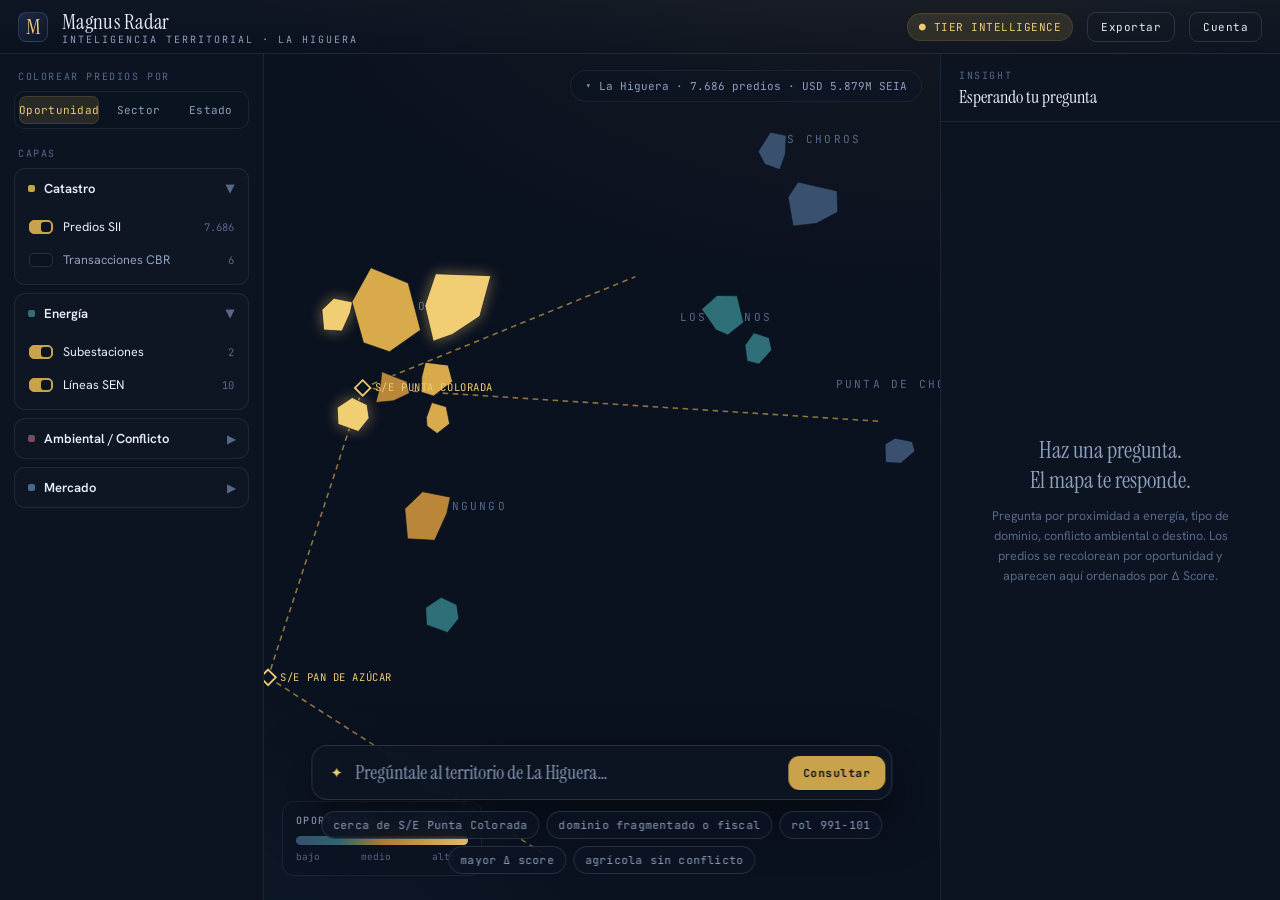
<file: web/v2/index.html>
<!DOCTYPE html>
<html lang="es">
<head>
<meta charset="UTF-8">
<meta name="viewport" content="width=device-width, initial-scale=1.0">
<title>Magnus Radar — UX v2 (mockup · OPSEC-clean)</title>
<link rel="preconnect" href="https://fonts.googleapis.com">
<link rel="preconnect" href="https://fonts.gstatic.com" crossorigin>
<link href="https://fonts.googleapis.com/css2?family=Instrument+Serif:ital@0;1&family=JetBrains+Mono:wght@400;500;700&family=Hanken+Grotesk:wght@400;500;600;700&display=swap" rel="stylesheet">
<style>
:root{
  --bg:#0A111F; --bg2:#0c1422; --panel:#101b2e; --panel2:#14213810; --raised:#15223a;
  --line:rgba(160,185,225,.10); --line2:rgba(160,185,225,.18);
  --ink:#E8EEF8; --dim:#8EA0BD; --faint:#566ерш87; --faint:#56688a;
  --gold:#C9A24B; --gold-br:#ECCB72; --gold-dim:rgba(201,162,75,.16);
  /* escala de oportunidad: frío -> resplandor */
  --o1:#39516f; --o2:#2f6f78; --o3:#b9863a; --o4:#d8aa4c; --o5:#f1ce73;
  --radius:14px;
}
*{box-sizing:border-box;margin:0;padding:0}
html,body{height:100%}
body{
  background:
    radial-gradient(1200px 700px at 72% -10%, rgba(201,162,75,.06), transparent 60%),
    radial-gradient(900px 600px at 10% 110%, rgba(47,111,120,.10), transparent 60%),
    var(--bg);
  color:var(--ink); font-family:"Hanken Grotesk",sans-serif;
  overflow:hidden;
}
.app{display:grid; grid-template-columns:264px 1fr 340px; grid-template-rows:54px 1fr; height:100vh}

/* ---------- topbar ---------- */
.top{grid-column:1/-1; display:flex; align-items:center; gap:14px; padding:0 18px;
  border-bottom:1px solid var(--line); background:linear-gradient(180deg,rgba(255,255,255,.02),transparent)}
.mark{width:30px;height:30px;border-radius:8px;display:grid;place-items:center;
  background:linear-gradient(145deg,#1b2942,#0d1626); border:1px solid var(--line2);
  font-family:"Instrument Serif",serif; font-size:22px; color:var(--gold-br); line-height:1}
.brand{font-family:"Instrument Serif",serif; font-size:21px; letter-spacing:.3px}
.brand small{font-family:"JetBrains Mono",monospace; font-size:10px; letter-spacing:2px;
  color:var(--dim); text-transform:uppercase; display:block; margin-top:-3px}
.top .spacer{flex:1}
.pill{font-family:"JetBrains Mono",monospace; font-size:11px; letter-spacing:.5px;
  padding:6px 11px; border-radius:999px; border:1px solid var(--line2); color:var(--dim)}
.pill.intel{color:var(--gold-br); border-color:var(--gold-dim); background:var(--gold-dim)}
.btn{font-family:"JetBrains Mono",monospace; font-size:11px; letter-spacing:.5px;
  padding:7px 13px; border-radius:9px; border:1px solid var(--line2); background:transparent;
  color:var(--ink); cursor:pointer; transition:.18s}
.btn:hover{border-color:var(--gold); color:var(--gold-br)}

/* ---------- left rail ---------- */
.rail{border-right:1px solid var(--line); padding:16px 14px; overflow-y:auto; background:var(--bg2)}
.rail::-webkit-scrollbar{width:6px} .rail::-webkit-scrollbar-thumb{background:var(--line2);border-radius:3px}
.sec-label{font-family:"JetBrains Mono",monospace; font-size:10px; letter-spacing:1.6px;
  text-transform:uppercase; color:var(--faint); margin:18px 4px 8px}
.sec-label:first-child{margin-top:0}

.color-modes{display:flex; gap:6px; background:#0a1320; border:1px solid var(--line); border-radius:10px; padding:4px}
.cm{flex:1; text-align:center; font-size:11px; padding:7px 0; border-radius:7px; cursor:pointer; color:var(--dim); transition:.16s;
  font-family:"JetBrains Mono",monospace; letter-spacing:.3px}
.cm.on{background:var(--gold-dim); color:var(--gold-br); box-shadow:inset 0 0 0 1px var(--gold-dim)}

.group{border:1px solid var(--line); border-radius:11px; margin-bottom:8px; overflow:hidden; background:rgba(255,255,255,.012)}
.group>summary{list-style:none; cursor:pointer; padding:11px 13px; display:flex; align-items:center; gap:9px;
  font-weight:600; font-size:13px}
.group>summary::-webkit-details-marker{display:none}
.group>summary .chev{margin-left:auto; color:var(--faint); transition:.2s; font-size:11px}
.group[open]>summary .chev{transform:rotate(90deg)}
.group>summary .gd{width:7px;height:7px;border-radius:2px}
.layers{padding:2px 8px 8px}
.layer{display:flex; align-items:center; gap:10px; padding:8px 6px; border-radius:8px; cursor:pointer; transition:.14s}
.layer:hover{background:rgba(255,255,255,.03)}
.layer .sw{width:24px;height:14px;border-radius:5px;border:1px solid var(--line2);position:relative;flex:none;transition:.16s;background:#0a1320}
.layer.on .sw{background:var(--gold);border-color:var(--gold)}
.layer .sw::after{content:"";position:absolute;top:1px;left:1px;width:10px;height:10px;border-radius:3px;background:#0a1320;transition:.16s}
.layer.on .sw::after{left:11px;background:#0a1320}
.layer .nm{font-size:12.5px;color:var(--ink)} .layer:not(.on) .nm{color:var(--dim)}
.layer .ct{margin-left:auto;font-family:"JetBrains Mono",monospace;font-size:10.5px;color:var(--faint)}

/* ---------- map ---------- */
.stage{position:relative; overflow:hidden}
#map{width:100%;height:100%;display:block}
.coast-grad{}
.predio{cursor:pointer; transition:opacity .25s, filter .25s; stroke:#0a1320; stroke-width:.6}
.predio.dim{opacity:.18}
.predio.sel{stroke:var(--gold-br); stroke-width:2; filter:drop-shadow(0 0 7px rgba(236,203,114,.6))}
.predio.glow{filter:drop-shadow(0 0 6px rgba(241,206,115,.45))}
.tx-line{stroke:var(--gold);stroke-width:1.4;stroke-dasharray:5 4;opacity:.7;fill:none}
.node{fill:#0a1320;stroke:var(--gold-br);stroke-width:1.6}
.node-lbl{font-family:"JetBrains Mono",monospace;font-size:9.5px;fill:var(--gold-br);letter-spacing:.5px}
.sector-lbl{font-family:"JetBrains Mono",monospace;font-size:10px;fill:var(--faint);letter-spacing:2px;text-transform:uppercase}

/* hero conversation bar */
.hero{position:absolute; left:50%; transform:translateX(-50%); bottom:26px; width:min(640px,86%); z-index:5}
.ask{display:flex; align-items:center; gap:12px; padding:5px 6px 5px 18px;
  background:rgba(13,21,36,.86); backdrop-filter:blur(14px);
  border:1px solid var(--line2); border-radius:16px; box-shadow:0 18px 50px rgba(0,0,0,.5)}
.ask:focus-within{border-color:var(--gold-dim); box-shadow:0 18px 50px rgba(0,0,0,.5),0 0 0 3px var(--gold-dim)}
.ask .ic{color:var(--gold-br);font-size:15px}
.ask input{flex:1; background:transparent; border:none; outline:none; color:var(--ink);
  font-family:"Instrument Serif",serif; font-size:19px; padding:9px 0}
.ask input::placeholder{color:var(--dim)}
.ask button{font-family:"JetBrains Mono",monospace;font-size:11px;letter-spacing:.5px;
  padding:10px 15px;border:none;border-radius:11px;background:var(--gold);color:#0a1320;font-weight:700;cursor:pointer;transition:.16s}
.ask button:hover{background:var(--gold-br)}
.chips{display:flex;gap:7px;flex-wrap:wrap;justify-content:center;margin-top:11px}
.chip{font-family:"JetBrains Mono",monospace;font-size:11px;letter-spacing:.2px;
  padding:6px 11px;border-radius:999px;border:1px solid var(--line2);background:rgba(13,21,36,.7);
  color:var(--dim);cursor:pointer;transition:.16s;backdrop-filter:blur(8px)}
.chip:hover{border-color:var(--gold);color:var(--gold-br)}

/* legend */
.legend{position:absolute;left:18px;bottom:24px;z-index:4;background:rgba(13,21,36,.8);
  backdrop-filter:blur(10px);border:1px solid var(--line);border-radius:12px;padding:12px 13px;width:200px}
.legend h4{font-family:"JetBrains Mono",monospace;font-size:10px;letter-spacing:1.4px;text-transform:uppercase;color:var(--dim);font-weight:500;margin-bottom:9px}
.lg-bar{height:9px;border-radius:5px;background:linear-gradient(90deg,var(--o1),var(--o2),var(--o3),var(--o4),var(--o5))}
.lg-sc{display:flex;justify-content:space-between;font-family:"JetBrains Mono",monospace;font-size:9.5px;color:var(--faint);margin-top:5px}

.overview{position:absolute;right:18px;top:16px;z-index:4}
.ov-pill{font-family:"JetBrains Mono",monospace;font-size:11px;color:var(--dim);
  background:rgba(13,21,36,.8);backdrop-filter:blur(10px);border:1px solid var(--line);
  border-radius:999px;padding:8px 14px;cursor:pointer;transition:.16s}
.ov-pill:hover{border-color:var(--line2);color:var(--ink)}

/* ---------- insight panel ---------- */
.insight{border-left:1px solid var(--line);background:var(--bg2);display:flex;flex-direction:column;overflow:hidden}
.ins-head{padding:15px 18px 12px;border-bottom:1px solid var(--line)}
.ins-head .k{font-family:"JetBrains Mono",monospace;font-size:10px;letter-spacing:1.6px;text-transform:uppercase;color:var(--faint)}
.ins-head .q{font-family:"Instrument Serif",serif;font-size:18px;margin-top:4px;line-height:1.25;color:var(--ink)}
.ins-body{flex:1;overflow-y:auto;padding:14px}
.ins-body::-webkit-scrollbar{width:6px}.ins-body::-webkit-scrollbar-thumb{background:var(--line2);border-radius:3px}
.empty{height:100%;display:flex;flex-direction:column;align-items:center;justify-content:center;text-align:center;padding:30px 24px;color:var(--faint)}
.empty .big{font-family:"Instrument Serif",serif;font-size:23px;color:var(--dim);line-height:1.3;margin-bottom:10px}
.empty p{font-size:12.5px;line-height:1.6}

.res{border:1px solid var(--line);border-radius:12px;padding:12px 13px;margin-bottom:9px;cursor:pointer;transition:.16s;background:rgba(255,255,255,.012)}
.res:hover{border-color:var(--line2);background:rgba(255,255,255,.03)}
.res.sel{border-color:var(--gold-dim);background:var(--gold-dim)}
.res .r1{display:flex;align-items:center;gap:8px}
.res .rol{font-family:"JetBrains Mono",monospace;font-size:13px;font-weight:700;letter-spacing:.5px}
.res .score{margin-left:auto;font-family:"JetBrains Mono",monospace;font-size:11px;font-weight:700;
  padding:3px 8px;border-radius:7px}
.res .meta{font-size:11.5px;color:var(--dim);margin-top:5px;display:flex;flex-wrap:wrap;gap:4px 10px}
.res .meta b{color:var(--ink);font-weight:600}

.ficha .fr{display:flex;justify-content:space-between;padding:9px 0;border-bottom:1px solid var(--line);font-size:12.5px}
.ficha .fr .l{color:var(--dim)} .ficha .fr .v{font-family:"JetBrains Mono",monospace;color:var(--ink);text-align:right}
.tier{display:inline-flex;align-items:center;gap:5px;font-family:"JetBrains Mono",monospace;font-size:10px;letter-spacing:.5px}
.dot{width:8px;height:8px;border-radius:50%}
.t0{background:var(--gold-br)} .t1{background:transparent;border:1.5px solid var(--gold)} .t2{background:var(--faint)}
.locked{margin-top:14px;border:1px dashed var(--line2);border-radius:12px;padding:13px;text-align:center}
.locked .lk{font-family:"JetBrains Mono",monospace;font-size:10px;letter-spacing:1px;color:var(--gold);text-transform:uppercase}
.locked p{font-size:12px;color:var(--dim);margin:7px 0 10px;line-height:1.5}
.locked .btn{width:100%}
.count{font-family:"JetBrains Mono",monospace;font-size:11px;color:var(--faint);margin-bottom:11px}

@media (max-width:1080px){
  .app{grid-template-columns:1fr;grid-template-rows:54px 1fr}
  .rail,.insight{display:none}
  .hero{bottom:18px;width:92%}
}
</style>
</head>
<body>
<div class="app">

  <!-- TOP -->
  <header class="top">
    <div class="mark">M</div>
    <div class="brand">Magnus Radar<small>Inteligencia Territorial · La Higuera</small></div>
    <div class="spacer"></div>
    <span class="pill intel">● TIER INTELLIGENCE</span>
    <button class="btn">Exportar</button>
    <button class="btn">Cuenta</button>
  </header>

  <!-- LEFT RAIL -->
  <aside class="rail">
    <div class="sec-label">Colorear predios por</div>
    <div class="color-modes" id="modes">
      <div class="cm on" data-m="op">Oportunidad</div>
      <div class="cm" data-m="sector">Sector</div>
      <div class="cm" data-m="estado">Estado</div>
    </div>

    <div class="sec-label">Capas</div>

    <details class="group" open>
      <summary><span class="gd" style="background:var(--gold)"></span> Catastro <span class="chev">▶</span></summary>
      <div class="layers">
        <div class="layer on" data-l="predios"><span class="sw"></span><span class="nm">Predios SII</span><span class="ct">7.686</span></div>
        <div class="layer" data-l="cbr"><span class="sw"></span><span class="nm">Transacciones CBR</span><span class="ct">6</span></div>
      </div>
    </details>

    <details class="group" open>
      <summary><span class="gd" style="background:#2f6f78"></span> Energía <span class="chev">▶</span></summary>
      <div class="layers">
        <div class="layer on" data-l="sub"><span class="sw"></span><span class="nm">Subestaciones</span><span class="ct">2</span></div>
        <div class="layer on" data-l="tx"><span class="sw"></span><span class="nm">Líneas SEN</span><span class="ct">10</span></div>
      </div>
    </details>

    <details class="group">
      <summary><span class="gd" style="background:#7a4a5e"></span> Ambiental / Conflicto <span class="chev">▶</span></summary>
      <div class="layers">
        <div class="layer" data-l="seia"><span class="sw"></span><span class="nm">Proyectos SEIA</span><span class="ct">17</span></div>
        <div class="layer" data-l="dga"><span class="sw"></span><span class="nm">Derechos agua DGA</span><span class="ct">270</span></div>
        <div class="layer" data-l="prot"><span class="sw"></span><span class="nm">Áreas protegidas</span><span class="ct">3</span></div>
        <div class="layer" data-l="dom"><span class="sw"></span><span class="nm">Zona Dominga</span><span class="ct">10km</span></div>
      </div>
    </details>

    <details class="group">
      <summary><span class="gd" style="background:#4a6a8a"></span> Mercado <span class="chev">▶</span></summary>
      <div class="layers">
        <div class="layer" data-l="ofer"><span class="sw"></span><span class="nm">Ofertas inmobiliarias</span><span class="ct">22</span></div>
        <div class="layer" data-l="min"><span class="sw"></span><span class="nm">Concesiones mineras</span><span class="ct">12</span></div>
      </div>
    </details>
  </aside>

  <!-- MAP -->
  <main class="stage">
    <svg id="map" viewBox="0 0 900 760" preserveAspectRatio="xMidYMid slice"></svg>

    <div class="overview"><div class="ov-pill" id="ovPill">▾ La Higuera · 7.686 predios · USD 5.879M SEIA</div></div>

    <div class="legend">
      <h4 id="lgTitle">Oportunidad · Δ Score</h4>
      <div class="lg-bar" id="lgBar"></div>
      <div class="lg-sc" id="lgSc"><span>bajo</span><span>medio</span><span>alto ✦</span></div>
    </div>

    <div class="hero">
      <div class="ask">
        <span class="ic">✦</span>
        <input id="q" placeholder="Pregúntale al territorio de La Higuera…" autocomplete="off">
        <button id="go">Consultar</button>
      </div>
      <div class="chips" id="chips"></div>
    </div>
  </main>

  <!-- INSIGHT -->
  <aside class="insight">
    <div class="ins-head"><div class="k">Insight</div><div class="q" id="insQ">Esperando tu pregunta</div></div>
    <div class="ins-body" id="insBody">
      <div class="empty">
        <div class="big">Haz una pregunta.<br>El mapa te responde.</div>
        <p>Pregunta por proximidad a energía, tipo de dominio, conflicto ambiental o destino. Los predios se recolorean por oportunidad y aparecen aquí ordenados por Δ Score.</p>
      </div>
    </div>
  </aside>
</div>

<script>
/* ---- dataset representativo (NO datos en vivo) ---- */
const SUB={pc:[235,300],pa:[150,560]}; // S/E Punta Colorada / Pan de Azúcar (esquemático)
const SECT={ "Punta Colorada":[250,290],"Los Choros":[640,140],"Los Hornos":[560,300],
  "Chungungo":[330,470],"Punta de Choros":[700,360] };
// dataset sintético (roles 99X-NNN no corresponden a inventario SII real La Higuera)
// preserva distribución por sector · dominio · destino · delta · tier · distancia · conflicto SEIA
// canon OPSEC: cero inline strategy · ningún rol mapeable a la propiedad real
const P=[
 {rol:"991-101",sector:"Punta Colorada",area:1402,dom:"hereditaria",dest:"AGRÍCOLA",dsub:20,tier:"T0",delta:88,seia:false},
 {rol:"991-102",sector:"Punta Colorada",area:540,dom:"hereditaria",dest:"AGRÍCOLA",dsub:21,tier:"T0",delta:79,seia:false},
 {rol:"991-103",sector:"Punta Colorada",area:105,dom:"privado",dest:"ERIAZO",dsub:0.3,tier:"T1",delta:93,seia:false,nota:"colindante a infraestructura energética"},
 {rol:"991-104",sector:"Punta Colorada",area:64,dom:"privado",dest:"ERIAZO",dsub:1.1,tier:"T1",delta:86,seia:false},
 {rol:"991-105",sector:"Punta Colorada",area:117,dom:"fragmentada",dest:"AGRÍCOLA",dsub:1.6,tier:"T2",delta:81,seia:false},
 {rol:"991-106",sector:"Punta Colorada",area:56,dom:"privado",dest:"ERIAZO",dsub:2.4,tier:"T1",delta:74,seia:false},
 {rol:"991-107",sector:"Punta Colorada",area:81,dom:"fragmentada",dest:"ERIAZO",dsub:3.1,tier:"T2",delta:69,seia:false},
 {rol:"991-108",sector:"Punta Colorada",area:10228,dom:"fiscal",dest:"ERIAZO",dsub:0.1,tier:"T2",delta:71,seia:false,nota:"dominio fiscal genérico"},
 {rol:"992-201",sector:"Los Hornos",area:212,dom:"privado",dest:"AGRÍCOLA",dsub:12,tier:"T1",delta:52,seia:false},
 {rol:"992-202",sector:"Los Hornos",area:88,dom:"privado",dest:"HABITACIONAL",dsub:14,tier:"T1",delta:41,seia:false},
 {rol:"993-301",sector:"Los Choros",area:340,dom:"privado",dest:"AGRÍCOLA",dsub:31,tier:"T1",delta:33,seia:true},
 {rol:"993-302",sector:"Los Choros",area:120,dom:"fragmentada",dest:"AGRÍCOLA",dsub:29,tier:"T2",delta:38,seia:true},
 {rol:"994-401",sector:"Chungungo",area:430,dom:"privado",dest:"ERIAZO",dsub:9,tier:"T1",delta:57,seia:false},
 {rol:"994-402",sector:"Chungungo",area:76,dom:"privado",dest:"HABITACIONAL",dsub:8,tier:"T1",delta:44,seia:false},
 {rol:"995-501",sector:"Punta de Choros",area:155,dom:"privado",dest:"AGRÍCOLA",dsub:38,tier:"T1",delta:28,seia:true},
 {rol:"995-502",sector:"Punta de Choros",area:62,dom:"privado",dest:"HABITACIONAL",dsub:40,tier:"T2",delta:24,seia:true},
];
const SECTCOL={"Punta Colorada":"#c98a2b","Los Choros":"#4a6a8a","Los Hornos":"#2f6f78","Chungungo":"#7a4a5e","Punta de Choros":"#4d5b7a"};
function opColor(d){return d>=85?'var(--o5)':d>=70?'var(--o4)':d>=55?'var(--o3)':d>=40?'var(--o2)':'var(--o1)';}
function estColor(p){return p.seia?'#7a4a5e':'#2f6f78';}

const NS="http://www.w3.org/2000/svg";
const map=document.getElementById('map');
let mode='op', layers={predios:1,cbr:0,sub:1,tx:1,seia:0,dga:0,prot:0,dom:0,ofer:0,min:0};
let sel=null, current=P.slice();

function poly(p){ // forma irregular alrededor del centro del sector
  const c=SECT[p.sector]; const seed=parseInt(p.rol.replace('-',''))%97;
  const rnd=(n)=>((Math.sin(seed*12.9+n*78.2)*43758.5)%1+1)%1;
  const r=8+Math.min(26,Math.sqrt(p.area)*0.7);
  const cx=c[0]+(rnd(1)-.5)*150, cy=c[1]+(rnd(2)-.5)*130;
  let pts=[];for(let i=0;i<6;i++){const a=i/6*6.283+rnd(i)*0.6;const rr=r*(.7+rnd(i+3)*.6);pts.push([cx+Math.cos(a)*rr,cy+Math.sin(a)*rr]);}
  p._cx=cx;p._cy=cy;return pts.map(q=>q.join(',')).join(' ');
}
function color(p){return mode==='op'?opColor(p.delta):mode==='sector'?SECTCOL[p.sector]:estColor(p);}

function render(){
  map.innerHTML='';
  // océano (oeste)
  const ocean=document.createElementNS(NS,'rect');ocean.setAttribute('x',0);ocean.setAttribute('y',0);
  ocean.setAttribute('width',95);ocean.setAttribute('height',760);ocean.setAttribute('fill','rgba(47,111,120,.10)');map.appendChild(ocean);
  const coast=document.createElementNS(NS,'path');
  coast.setAttribute('d','M95,0 Q120,180 95,360 Q70,540 100,760');
  coast.setAttribute('fill','none');coast.setAttribute('stroke','rgba(47,111,120,.5)');coast.setAttribute('stroke-width','1.4');map.appendChild(coast);
  // sector labels
  for(const s in SECT){const t=document.createElementNS(NS,'text');t.setAttribute('x',SECT[s][0]-40);t.setAttribute('y',SECT[s][1]-60);t.setAttribute('class','sector-lbl');t.textContent=s;map.appendChild(t);}
  // tx lines
  if(layers.tx){[[SUB.pc,[480,200]],[SUB.pc,SUB.pa],[SUB.pa,[400,720]],[SUB.pc,[700,330]]].forEach(seg=>{
    const l=document.createElementNS(NS,'line');l.setAttribute('x1',seg[0][0]);l.setAttribute('y1',seg[0][1]);l.setAttribute('x2',seg[1][0]);l.setAttribute('y2',seg[1][1]);l.setAttribute('class','tx-line');map.appendChild(l);});}
  // predios
  if(layers.predios) P.forEach(p=>{
    const el=document.createElementNS(NS,'polygon');el.setAttribute('points',poly(p));
    el.setAttribute('fill',color(p));el.setAttribute('class','predio');el.dataset.rol=p.rol;
    if(mode==='op'&&p.delta>=85)el.classList.add('glow');
    if(sel===p.rol)el.classList.add('sel');
    if(current.length<P.length && !current.find(x=>x.rol===p.rol))el.classList.add('dim');
    el.addEventListener('click',()=>selectRol(p.rol));
    map.appendChild(el);
  });
  // subestaciones
  if(layers.sub){[['S/E PUNTA COLORADA',SUB.pc],['S/E PAN DE AZÚCAR',SUB.pa]].forEach(n=>{
    const m=document.createElementNS(NS,'polygon');const x=n[1][0],y=n[1][1];
    m.setAttribute('points',`${x},${y-7} ${x+7},${y} ${x},${y+7} ${x-7},${y}`);m.setAttribute('class','node');map.appendChild(m);
    const t=document.createElementNS(NS,'text');t.setAttribute('x',x+11);t.setAttribute('y',y+3);t.setAttribute('class','node-lbl');t.textContent=n[0];map.appendChild(t);});}
}

/* ---- consulta en lenguaje natural (parser local de demo) ---- */
function ask(qstr){
  const q=qstr.toLowerCase().trim(); if(!q)return;
  let f=P.slice(), title=qstr, intent='Resultados';
  const rolM=q.match(/\b(\d{1,3}-\d{1,3})\b/);
  if(rolM){f=P.filter(p=>p.rol===rolM[1]);}
  else{
    if(/punta colorada|subestaci|s\/e|cerca de energ|conexi/.test(q)){f=f.filter(p=>p.dsub<=10);intent='Proximidad a subestación';}
    if(/<\s*\d|menos de|km/.test(q)){const km=parseFloat((q.match(/(\d+)\s*km/)||[])[1]||10);f=f.filter(p=>p.dsub<=km);}
    if(/hereditar|fragmentad|fiscal|dominio/.test(q)){f=f.filter(p=>/hereditaria|fragmentada|fiscal/.test(p.dom));intent='Dominio no consolidado';}
    if(/agrícol|agricol/.test(q))f=f.filter(p=>p.dest==='AGRÍCOLA');
    if(/eriaz/.test(q))f=f.filter(p=>p.dest==='ERIAZO');
    if(/sin conflicto|sin seia|libre/.test(q))f=f.filter(p=>!p.seia);
    if(/mayor|top|mejor|alto.*delta|delta.*alto|oportunidad/.test(q))intent='Mayor oportunidad';
  }
  f.sort((a,b)=>b.delta-a.delta);
  current=f; sel=f.length?f[0].rol:null;
  render(); renderResults(f,title,intent);
}
function fmt(n){return n.toLocaleString('es-CL');}
function renderResults(f,title,intent){
  document.getElementById('insQ').textContent=title;
  const b=document.getElementById('insBody');
  if(!f.length){b.innerHTML='<div class="empty"><div class="big">Sin coincidencias</div><p>Probá otra formulación o un rol (ej. 991-101).</p></div>';return;}
  let h=`<div class="count">${f.length} predio${f.length>1?'s':''} · ${intent} · ordenados por Δ</div>`;
  f.forEach(p=>{h+=`<div class="res ${sel===p.rol?'sel':''}" data-rol="${p.rol}">
    <div class="r1"><span class="rol">${p.rol}</span>
      <span class="score" style="background:${opColor(p.delta)}22;color:${opColor(p.delta)}">Δ ${p.delta}</span></div>
    <div class="meta"><span><b>${fmt(p.area)}</b> ha</span><span>${p.sector}</span><span>${p.dest}</span>
      <span><b>${p.dsub}</b> km a S/E</span><span>dominio ${p.dom}</span></div></div>`;});
  b.innerHTML=h;
  b.querySelectorAll('.res').forEach(r=>r.addEventListener('click',()=>selectRol(r.dataset.rol,true)));
}
function selectRol(rol,fromList){
  sel=rol; render();
  const p=P.find(x=>x.rol===rol);
  document.getElementById('insQ').textContent='Ficha · rol '+rol;
  const tierTxt={T0:'Confirmado en registro',T1:'Declarado',T2:'Inferido'}[p.tier];
  document.getElementById('insBody').innerHTML=`<div class="ficha">
    ${p.nota?`<div class="count">${p.nota}</div>`:''}
    <div class="fr"><span class="l">Rol SII</span><span class="v">${p.rol}</span></div>
    <div class="fr"><span class="l">Sector</span><span class="v">${p.sector}</span></div>
    <div class="fr"><span class="l">Superficie</span><span class="v">${fmt(p.area)} ha</span></div>
    <div class="fr"><span class="l">Destino SII</span><span class="v">${p.dest}</span></div>
    <div class="fr"><span class="l">Dist. a subestación</span><span class="v">${p.dsub} km</span></div>
    <div class="fr"><span class="l">Conflicto SEIA</span><span class="v">${p.seia?'sí':'no'}</span></div>
    <div class="fr"><span class="l">Δ Score</span><span class="v" style="color:${opColor(p.delta)}">${p.delta} / 100</span></div>
    <div class="fr"><span class="l">Confianza del dato</span><span class="v"><span class="tier"><span class="dot ${p.tier.toLowerCase()}"></span>${p.tier} · ${tierTxt}</span></span></div>
    <div class="fr"><span class="l">Tipo de dominio</span><span class="v">${p.dom}</span></div>
    <div class="locked"><div class="lk">✦ Tier Intelligence</div>
      <p>Avalúo fiscal, propietario y trazabilidad registral disponibles en el tier Intelligence.</p>
      <button class="btn">Ver inteligencia completa</button></div></div>`;
}

/* ---- UI wiring ---- */
const CHIPS=["cerca de S/E Punta Colorada","dominio fragmentado o fiscal","rol 991-101","mayor Δ score","agrícola sin conflicto"];
const chipBox=document.getElementById('chips');
CHIPS.forEach(c=>{const el=document.createElement('span');el.className='chip';el.textContent=c;
  el.onclick=()=>{document.getElementById('q').value=c;ask(c);};chipBox.appendChild(el);});
document.getElementById('go').onclick=()=>ask(document.getElementById('q').value);
document.getElementById('q').addEventListener('keydown',e=>{if(e.key==='Enter')ask(e.target.value);});
document.querySelectorAll('.cm').forEach(cm=>cm.onclick=()=>{
  document.querySelectorAll('.cm').forEach(x=>x.classList.remove('on'));cm.classList.add('on');
  mode=cm.dataset.m;
  document.getElementById('lgTitle').textContent=mode==='op'?'Oportunidad · Δ Score':mode==='sector'?'Sector':'Estado · conflicto';
  document.getElementById('lgBar').style.background=mode==='op'
    ?'linear-gradient(90deg,var(--o1),var(--o2),var(--o3),var(--o4),var(--o5))'
    :mode==='sector'?'linear-gradient(90deg,#c98a2b,#2f6f78,#7a4a5e,#4a6a8a)'
    :'linear-gradient(90deg,#2f6f78,#7a4a5e)';
  document.getElementById('lgSc').style.display=mode==='op'?'flex':'none';
  render();
});
document.querySelectorAll('.layer').forEach(l=>l.onclick=()=>{l.classList.toggle('on');layers[l.dataset.l]=l.classList.contains('on')?1:0;render();});
render();
</script>
</body>
</html>
</file>
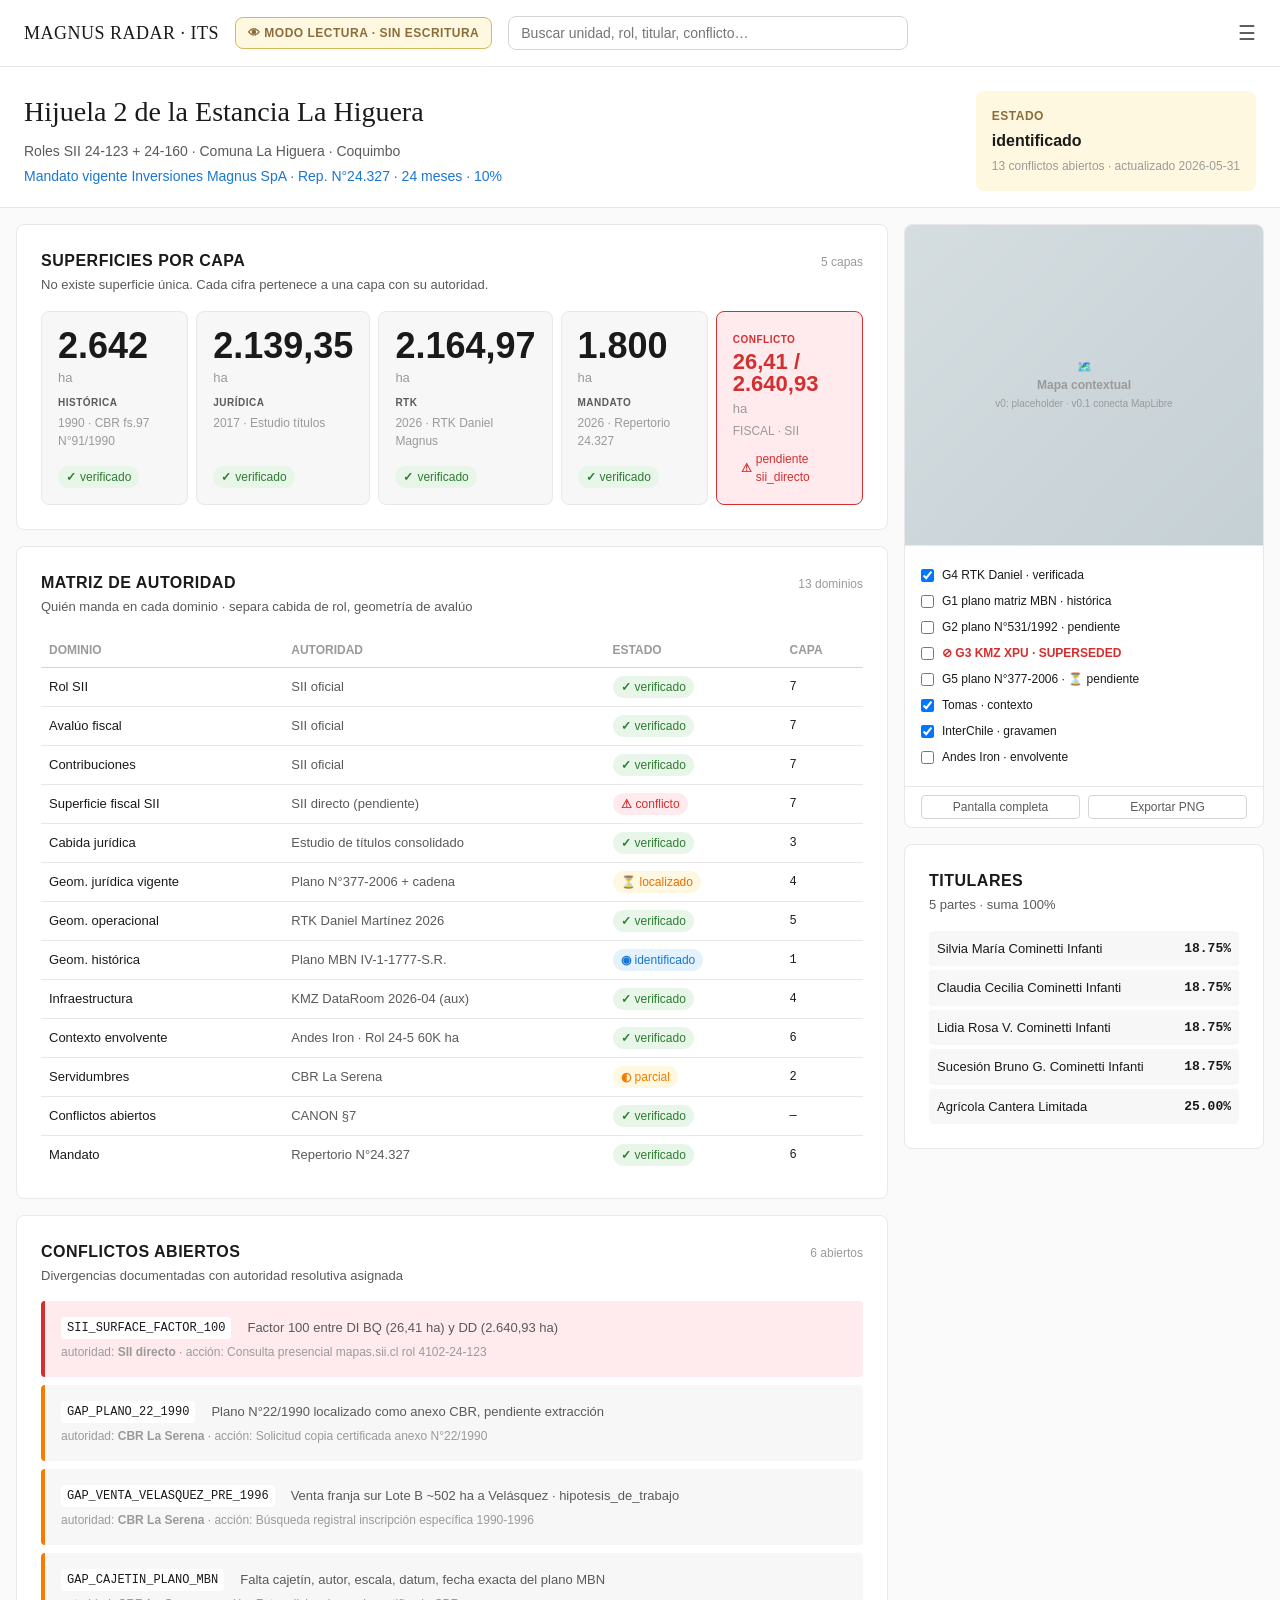
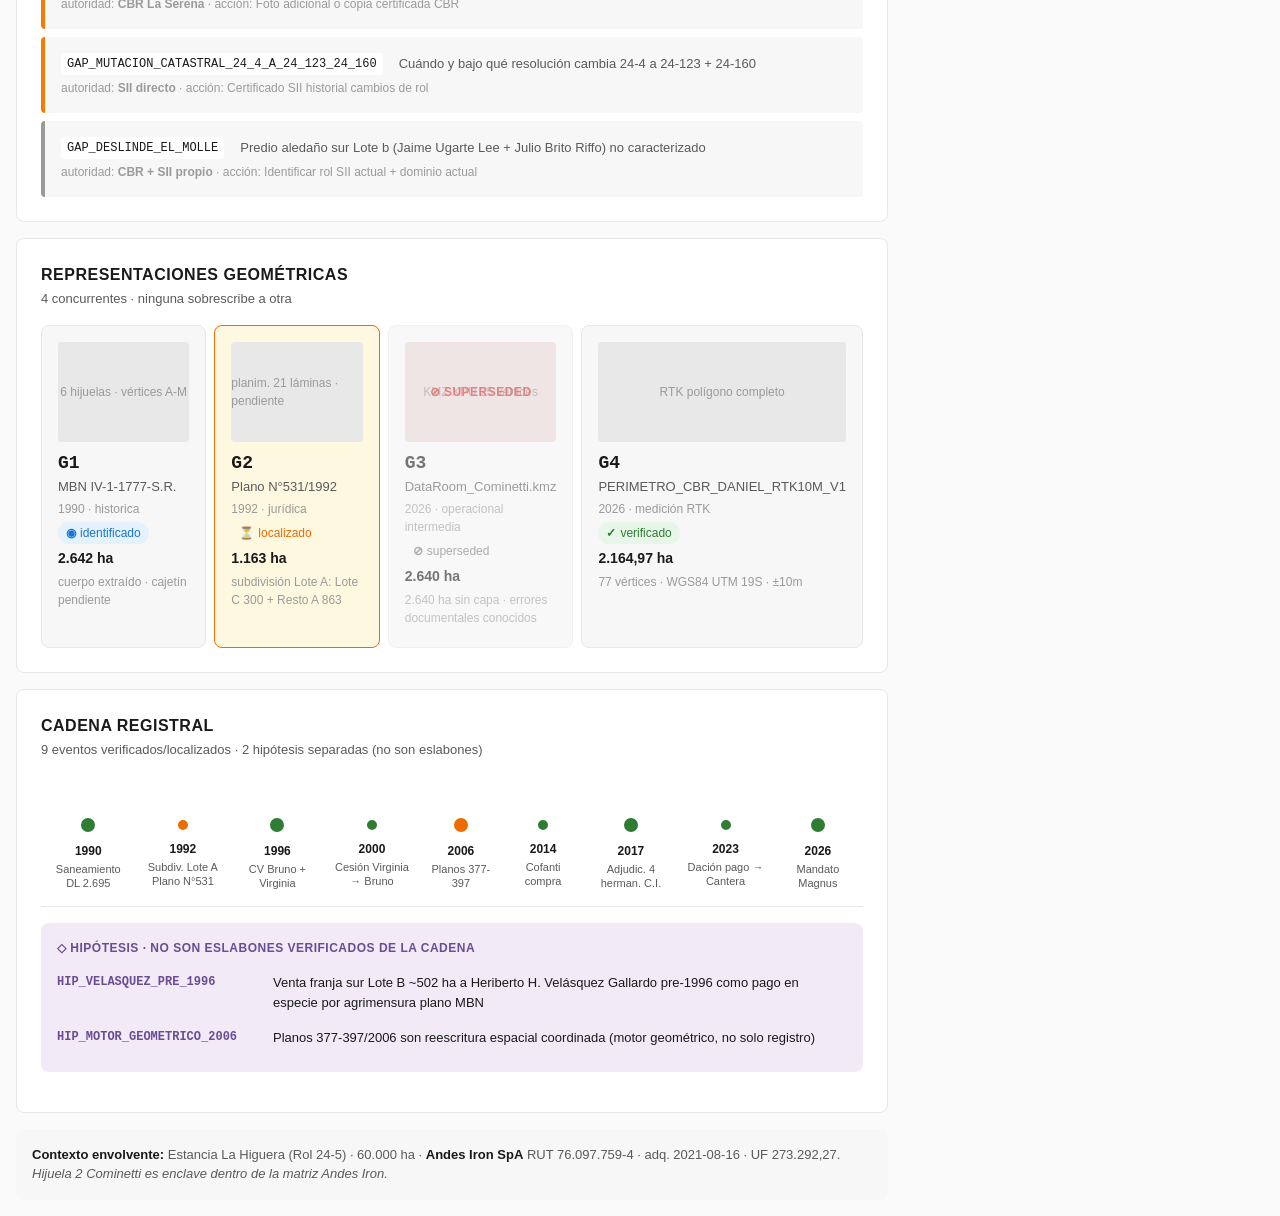
<file: docs/visual_references/its_v0_static/its.html>
<!DOCTYPE html>
<html lang="es">
<head>
  <meta charset="utf-8">
  <meta name="viewport" content="width=device-width, initial-scale=1">
  <title>Magnus Radar · ITS · Hijuela 2 Cominetti</title>
  <link rel="stylesheet" href="its/theme.css">
</head>
<body>

  <header class="its-header">
    <div class="its-header__logo">MAGNUS RADAR · ITS</div>
    <div class="its-header__readonly" title="ITS v2 es de solo lectura. Las ediciones se hacen vía funciones SQL disciplinadas, no por UI.">
      👁 modo lectura · sin escritura
    </div>
    <input type="search" class="its-header__search" placeholder="Buscar unidad, rol, titular, conflicto…">
    <div class="its-header__menu" title="Menú">☰</div>
  </header>

  <main id="its-app"></main>

  <script type="module" src="its/app.js"></script>
</body>
</html>
</file>
<file: docs/visual_references/its_v0_static/its/theme.css>
/* =============================================================================
   Magnus Radar · ITS v2 · Theme · 2026-05-31
   Sistema mínimo de color + tipografía + utilidades
   Coherente con WIREFRAME_ITS_V2.md §7-8
   ============================================================================= */

:root {
  /* Tipografía */
  --font-serif: Georgia, 'Times New Roman', serif;
  --font-sans: -apple-system, BlinkMacSystemFont, 'Inter', 'Segoe UI', Roboto, sans-serif;
  --font-mono: 'JetBrains Mono', 'SF Mono', Consolas, monospace;

  /* Tinta */
  --ink-primary: #1a1a1a;
  --ink-secondary: #5a5a5a;
  --ink-muted: #9a9a9a;
  --ink-inverse: #ffffff;

  /* Superficies */
  --bg-page: #fafafa;
  --bg-panel: #ffffff;
  --bg-panel-alt: #f7f7f7;
  --border-soft: #e8e8e8;
  --border-medium: #d4d4d4;

  /* Acentos semánticos (no decorativos) */
  --accent-verified: #2e7d32;
  --accent-pending: #ed6c02;
  --accent-identified: #1976d2;
  --accent-partial: #f57c00;
  --accent-conflict: #d32f2f;
  --accent-superseded: #757575;
  --accent-hypothesis: #6a4c93;

  /* Superficies semánticas */
  --surface-warning-bg: #fff8e1;
  --surface-conflict-bg: #ffebee;
  --surface-info-bg: #e3f2fd;
  --surface-hypothesis-bg: #f3eaf7;
  --surface-success-bg: #e8f5e9;
  --surface-superseded-bg: #f5f5f5;

  /* Espaciado */
  --space-xs: 4px;
  --space-sm: 8px;
  --space-md: 16px;
  --space-lg: 24px;
  --space-xl: 32px;
  --space-2xl: 48px;

  /* Radios */
  --radius-sm: 4px;
  --radius-md: 8px;
  --radius-lg: 12px;

  /* Sombras */
  --shadow-sm: 0 1px 2px rgba(0,0,0,0.05);
  --shadow-md: 0 2px 8px rgba(0,0,0,0.08);
  --shadow-lg: 0 8px 24px rgba(0,0,0,0.12);

  /* Tipografía escala */
  --text-12: 12px;
  --text-13: 13px;
  --text-14: 14px;
  --text-16: 16px;
  --text-18: 18px;
  --text-22: 22px;
  --text-28: 28px;
  --text-36: 36px;
}

* { box-sizing: border-box; }

html, body {
  margin: 0;
  padding: 0;
  background: var(--bg-page);
  color: var(--ink-primary);
  font-family: var(--font-sans);
  font-size: var(--text-14);
  line-height: 1.5;
  -webkit-font-smoothing: antialiased;
}

/* =====================================================
   HEADER
   ===================================================== */
.its-header {
  position: sticky;
  top: 0;
  z-index: 100;
  background: var(--bg-panel);
  border-bottom: 1px solid var(--border-soft);
  padding: var(--space-md) var(--space-lg);
  display: flex;
  align-items: center;
  gap: var(--space-md);
}

.its-header__logo {
  font-family: var(--font-serif);
  font-size: var(--text-18);
  font-weight: 400;
  color: var(--ink-primary);
  letter-spacing: 0.5px;
}

.its-header__readonly {
  background: var(--surface-warning-bg);
  color: #8a6d3b;
  padding: 6px 12px;
  border-radius: var(--radius-md);
  font-size: var(--text-12);
  font-weight: 600;
  text-transform: uppercase;
  letter-spacing: 0.5px;
  border: 1px solid #d4b85a;
  cursor: help;
}

.its-header__search {
  flex: 1;
  max-width: 400px;
  padding: 8px 12px;
  border: 1px solid var(--border-medium);
  border-radius: var(--radius-md);
  font-size: var(--text-14);
  font-family: var(--font-sans);
}

.its-header__menu {
  margin-left: auto;
  cursor: pointer;
  color: var(--ink-secondary);
  font-size: 20px;
}

/* =====================================================
   IDENTIDAD UNIDAD
   ===================================================== */
.its-identity {
  padding: var(--space-lg) var(--space-lg) var(--space-md);
  background: var(--bg-panel);
  border-bottom: 1px solid var(--border-soft);
  display: grid;
  grid-template-columns: 1fr auto;
  gap: var(--space-lg);
}

.its-identity__title {
  font-family: var(--font-serif);
  font-size: var(--text-28);
  font-weight: 400;
  margin: 0 0 var(--space-sm) 0;
  color: var(--ink-primary);
}

.its-identity__sub {
  color: var(--ink-secondary);
  font-size: var(--text-14);
  margin-bottom: var(--space-xs);
}

.its-identity__tertiary {
  color: var(--accent-identified);
  font-size: var(--text-14);
  font-weight: 500;
}

.its-identity__status {
  padding: var(--space-md);
  background: var(--surface-warning-bg);
  border-radius: var(--radius-md);
  min-width: 280px;
}
.its-identity__status-label {
  font-size: var(--text-12);
  text-transform: uppercase;
  color: #8a6d3b;
  font-weight: 600;
  letter-spacing: 0.5px;
}
.its-identity__status-value {
  font-size: var(--text-16);
  font-weight: 600;
  margin: var(--space-xs) 0;
  color: var(--ink-primary);
}
.its-identity__status-meta {
  font-size: var(--text-12);
  color: var(--ink-muted);
}

/* =====================================================
   LAYOUT GRID
   ===================================================== */
.its-main {
  display: grid;
  grid-template-columns: 1fr 360px;
  gap: var(--space-md);
  padding: var(--space-md);
}

.its-col-main { display: flex; flex-direction: column; gap: var(--space-md); }
.its-col-side { display: flex; flex-direction: column; gap: var(--space-md); }

/* =====================================================
   PANEL (contenedor genérico)
   ===================================================== */
.panel {
  background: var(--bg-panel);
  border: 1px solid var(--border-soft);
  border-radius: var(--radius-md);
  padding: var(--space-lg);
}

.panel__header {
  display: flex;
  justify-content: space-between;
  align-items: baseline;
  margin-bottom: var(--space-md);
}

.panel__title {
  font-size: var(--text-16);
  font-weight: 600;
  text-transform: uppercase;
  letter-spacing: 0.5px;
  color: var(--ink-primary);
  margin: 0;
}

.panel__subtitle {
  font-size: var(--text-13);
  color: var(--ink-secondary);
  margin-top: 2px;
  font-weight: 400;
  text-transform: none;
  letter-spacing: 0;
}

.panel__meta {
  font-size: var(--text-12);
  color: var(--ink-muted);
}

/* =====================================================
   PANEL SUPERFICIES (grid de 5 cards)
   ===================================================== */
.superficies-grid {
  display: grid;
  grid-template-columns: repeat(5, 1fr);
  gap: var(--space-sm);
}

.superficie-card {
  background: var(--bg-panel-alt);
  border: 1px solid var(--border-soft);
  border-radius: var(--radius-md);
  padding: var(--space-md);
  cursor: pointer;
  transition: transform 0.15s ease, box-shadow 0.15s ease;
  display: flex;
  flex-direction: column;
  gap: 4px;
}
.superficie-card:hover { transform: translateY(-2px); box-shadow: var(--shadow-md); }

.superficie-card__value {
  font-size: var(--text-36);
  font-weight: 700;
  line-height: 1;
  color: var(--ink-primary);
  font-variant-numeric: tabular-nums;
}
.superficie-card__unit {
  font-size: var(--text-13);
  color: var(--ink-muted);
}
.superficie-card__badge {
  font-size: 10px;
  text-transform: uppercase;
  letter-spacing: 0.5px;
  font-weight: 600;
  margin-top: var(--space-xs);
  color: var(--ink-secondary);
}
.superficie-card__source {
  font-size: var(--text-12);
  color: var(--ink-muted);
}
.superficie-card__status {
  font-size: var(--text-12);
  margin-top: auto;
  padding-top: var(--space-xs);
}

/* Card de conflicto (Ajuste 3) */
.superficie-card--conflict {
  background: var(--surface-conflict-bg);
  border-color: var(--accent-conflict);
}
.superficie-card--conflict .superficie-card__value {
  font-size: var(--text-22);
  color: var(--accent-conflict);
}
.superficie-card--conflict .superficie-card__badge {
  color: var(--accent-conflict);
  font-weight: 700;
}

/* =====================================================
   TABLA AUTORIDADES
   ===================================================== */
.autoridades-table {
  width: 100%;
  border-collapse: collapse;
  font-size: var(--text-13);
}
.autoridades-table th {
  text-align: left;
  font-size: var(--text-12);
  font-weight: 600;
  text-transform: uppercase;
  color: var(--ink-muted);
  padding: var(--space-sm);
  border-bottom: 1px solid var(--border-medium);
}
.autoridades-table td {
  padding: var(--space-sm);
  border-bottom: 1px solid var(--border-soft);
}
.autoridades-table tr:hover td { background: var(--bg-panel-alt); cursor: pointer; }
.autoridades-table tr:last-child td { border-bottom: none; }
.autoridades-table__dominio { font-weight: 500; }
.autoridades-table__autoridad { color: var(--ink-secondary); }

/* =====================================================
   STATUS BADGES (sistema universal)
   ===================================================== */
.status {
  display: inline-flex;
  align-items: center;
  gap: 4px;
  font-size: var(--text-12);
  font-weight: 500;
  padding: 2px 8px;
  border-radius: 12px;
}
.status::before {
  font-weight: 700;
}
.status--verificado { color: var(--accent-verified); background: var(--surface-success-bg); }
.status--verificado::before { content: '✓'; }
.status--pending { color: var(--accent-pending); background: var(--surface-warning-bg); }
.status--pending::before { content: '⏳'; }
.status--identified { color: var(--accent-identified); background: var(--surface-info-bg); }
.status--identified::before { content: '◉'; }
.status--partial { color: var(--accent-partial); background: var(--surface-warning-bg); }
.status--partial::before { content: '◐'; }
.status--conflict { color: var(--accent-conflict); background: var(--surface-conflict-bg); }
.status--conflict::before { content: '⚠'; }
.status--superseded { color: var(--accent-superseded); background: var(--surface-superseded-bg); }
.status--superseded::before { content: '⊘'; }
.status--hypothesis { color: var(--accent-hypothesis); background: var(--surface-hypothesis-bg); }
.status--hypothesis::before { content: '◇'; }

/* =====================================================
   PANEL CONFLICTOS
   ===================================================== */
.conflictos-list { display: flex; flex-direction: column; gap: var(--space-sm); }

.conflicto-item {
  border-left: 4px solid var(--border-medium);
  padding: var(--space-md);
  background: var(--bg-panel-alt);
  border-radius: var(--radius-sm);
  cursor: pointer;
  transition: background 0.15s;
}
.conflicto-item:hover { background: var(--bg-panel); box-shadow: var(--shadow-sm); }

.conflicto-item--alta { border-left-color: var(--accent-conflict); background: var(--surface-conflict-bg); }
.conflicto-item--media { border-left-color: var(--accent-partial); }
.conflicto-item--baja { border-left-color: var(--ink-muted); }

.conflicto-item__head {
  display: flex;
  gap: var(--space-md);
  align-items: center;
  font-weight: 500;
}
.conflicto-item__codigo {
  font-family: var(--font-mono);
  font-size: var(--text-12);
  color: var(--ink-primary);
  background: var(--bg-panel);
  padding: 2px 6px;
  border-radius: var(--radius-sm);
}
.conflicto-item__desc {
  font-size: var(--text-13);
  color: var(--ink-secondary);
  flex: 1;
}
.conflicto-item__meta {
  font-size: var(--text-12);
  color: var(--ink-muted);
  margin-top: 4px;
  padding-left: 0;
}

/* =====================================================
   REPRESENTACIONES GEOMÉTRICAS (cards)
   ===================================================== */
.representaciones-grid {
  display: grid;
  grid-template-columns: repeat(4, 1fr);
  gap: var(--space-sm);
}

.rep-card {
  background: var(--bg-panel-alt);
  border: 1px solid var(--border-soft);
  border-radius: var(--radius-md);
  padding: var(--space-md);
  cursor: pointer;
  transition: transform 0.15s, box-shadow 0.15s;
}
.rep-card:hover { transform: translateY(-2px); box-shadow: var(--shadow-md); }
.rep-card--superseded { opacity: 0.6; background: var(--surface-superseded-bg); }
.rep-card--pending { background: var(--surface-warning-bg); border-color: var(--accent-pending); }

.rep-card__thumb {
  width: 100%;
  height: 100px;
  background: var(--border-soft);
  border-radius: var(--radius-sm);
  display: flex;
  align-items: center;
  justify-content: center;
  font-size: var(--text-12);
  color: var(--ink-muted);
  margin-bottom: var(--space-sm);
  position: relative;
  overflow: hidden;
}
.rep-card--superseded .rep-card__thumb::after {
  content: '⊘ SUPERSEDED';
  position: absolute;
  inset: 0;
  display: flex;
  align-items: center;
  justify-content: center;
  background: rgba(211, 47, 47, 0.1);
  color: var(--accent-conflict);
  font-weight: 700;
  font-size: var(--text-12);
  letter-spacing: 0.5px;
}
.rep-card__codigo {
  font-family: var(--font-mono);
  font-size: var(--text-18);
  font-weight: 600;
  color: var(--ink-primary);
}
.rep-card__fuente {
  font-size: var(--text-13);
  color: var(--ink-secondary);
  font-weight: 500;
}
.rep-card__meta {
  font-size: var(--text-12);
  color: var(--ink-muted);
  margin: 4px 0;
}
.rep-card__superficie {
  font-size: var(--text-14);
  font-weight: 600;
  color: var(--ink-primary);
  margin-top: var(--space-xs);
  font-variant-numeric: tabular-nums;
}

/* =====================================================
   TIMELINE
   ===================================================== */
.timeline {
  position: relative;
  padding: var(--space-lg) 0 var(--space-md) 0;
}

.timeline__principal {
  display: flex;
  align-items: center;
  justify-content: space-between;
  position: relative;
  padding: var(--space-md) 0;
  border-bottom: 1px solid var(--border-soft);
}
.timeline__principal::before {
  content: '';
  position: absolute;
  top: 50%;
  left: 0;
  right: 0;
  height: 2px;
  background: var(--border-medium);
  z-index: 0;
}

.timeline-event {
  position: relative;
  z-index: 1;
  display: flex;
  flex-direction: column;
  align-items: center;
  background: var(--bg-panel);
  padding: 0 var(--space-sm);
  cursor: pointer;
  text-align: center;
  min-width: 80px;
}
.timeline-event__marker {
  width: 14px;
  height: 14px;
  border-radius: 50%;
  background: var(--accent-verified);
  margin-bottom: var(--space-sm);
  border: 2px solid var(--bg-panel);
}
.timeline-event--pending .timeline-event__marker {
  background: var(--accent-pending);
}
.timeline-event--big .timeline-event__marker {
  width: 18px;
  height: 18px;
}
.timeline-event__year {
  font-size: var(--text-12);
  font-weight: 600;
  color: var(--ink-primary);
  font-variant-numeric: tabular-nums;
}
.timeline-event__label {
  font-size: 11px;
  color: var(--ink-secondary);
  max-width: 90px;
  margin-top: 2px;
  line-height: 1.3;
}

.timeline__hipotesis {
  margin-top: var(--space-md);
  padding: var(--space-md);
  background: var(--surface-hypothesis-bg);
  border-radius: var(--radius-md);
}
.timeline__hipotesis-title {
  font-size: var(--text-12);
  font-weight: 600;
  text-transform: uppercase;
  color: var(--accent-hypothesis);
  letter-spacing: 0.5px;
  margin-bottom: var(--space-sm);
}
.hipotesis-item {
  display: flex;
  gap: var(--space-md);
  padding: var(--space-sm) 0;
  font-size: var(--text-13);
  cursor: pointer;
}
.hipotesis-item__code {
  font-family: var(--font-mono);
  font-size: var(--text-12);
  color: var(--accent-hypothesis);
  font-weight: 600;
  min-width: 200px;
}

/* =====================================================
   MAPA (columna lateral)
   ===================================================== */
.its-map-wrapper {
  background: var(--bg-panel);
  border: 1px solid var(--border-soft);
  border-radius: var(--radius-md);
  overflow: hidden;
}
.its-map {
  width: 100%;
  height: 320px;
  background: linear-gradient(135deg, #d5dde0 0%, #c5d0d5 100%);
  position: relative;
  display: flex;
  align-items: center;
  justify-content: center;
  color: var(--ink-muted);
  font-size: var(--text-12);
}
.its-map__placeholder {
  text-align: center;
  padding: var(--space-md);
}
.its-map__layers {
  padding: var(--space-md);
  border-top: 1px solid var(--border-soft);
}
.its-map__layer {
  display: flex;
  align-items: center;
  gap: var(--space-sm);
  font-size: var(--text-12);
  padding: 4px 0;
  cursor: pointer;
}
.its-map__layer input[type='checkbox'] { margin: 0; }
.its-map__layer--superseded {
  color: var(--accent-conflict);
  font-weight: 600;
}
.its-map__actions {
  display: flex;
  gap: var(--space-sm);
  padding: var(--space-sm) var(--space-md);
  border-top: 1px solid var(--border-soft);
}
.its-map__actions button {
  flex: 1;
  background: transparent;
  border: 1px solid var(--border-medium);
  border-radius: var(--radius-sm);
  padding: 4px 8px;
  font-size: var(--text-12);
  cursor: pointer;
  color: var(--ink-secondary);
}

/* =====================================================
   TITULARES
   ===================================================== */
.titulares-list { display: flex; flex-direction: column; gap: var(--space-xs); }
.titular-row {
  display: flex;
  justify-content: space-between;
  align-items: center;
  padding: var(--space-sm);
  background: var(--bg-panel-alt);
  border-radius: var(--radius-sm);
  cursor: pointer;
  font-size: var(--text-13);
}
.titular-row:hover { background: var(--surface-info-bg); }
.titular-row__name { color: var(--ink-primary); }
.titular-row__pct {
  font-family: var(--font-mono);
  font-weight: 600;
  color: var(--ink-primary);
}

/* =====================================================
   CONTEXT BLOCK (footer)
   ===================================================== */
.context-block {
  background: var(--bg-panel-alt);
  padding: var(--space-md);
  border-radius: var(--radius-md);
  font-size: var(--text-13);
  color: var(--ink-secondary);
}
.context-block strong { color: var(--ink-primary); }

/* =====================================================
   RESPONSIVE (mobile)
   ===================================================== */
@media (max-width: 900px) {
  .its-main { grid-template-columns: 1fr; }
  .superficies-grid { grid-template-columns: repeat(2, 1fr); }
  .representaciones-grid { grid-template-columns: repeat(2, 1fr); }
  .timeline__principal { overflow-x: auto; gap: var(--space-md); }
  .timeline-event { min-width: 70px; }
}

/* =====================================================
   UTILS
   ===================================================== */
.mono { font-family: var(--font-mono); font-size: var(--text-12); }
.muted { color: var(--ink-muted); }
.divider { height: 1px; background: var(--border-soft); margin: var(--space-md) 0; }
</file>
